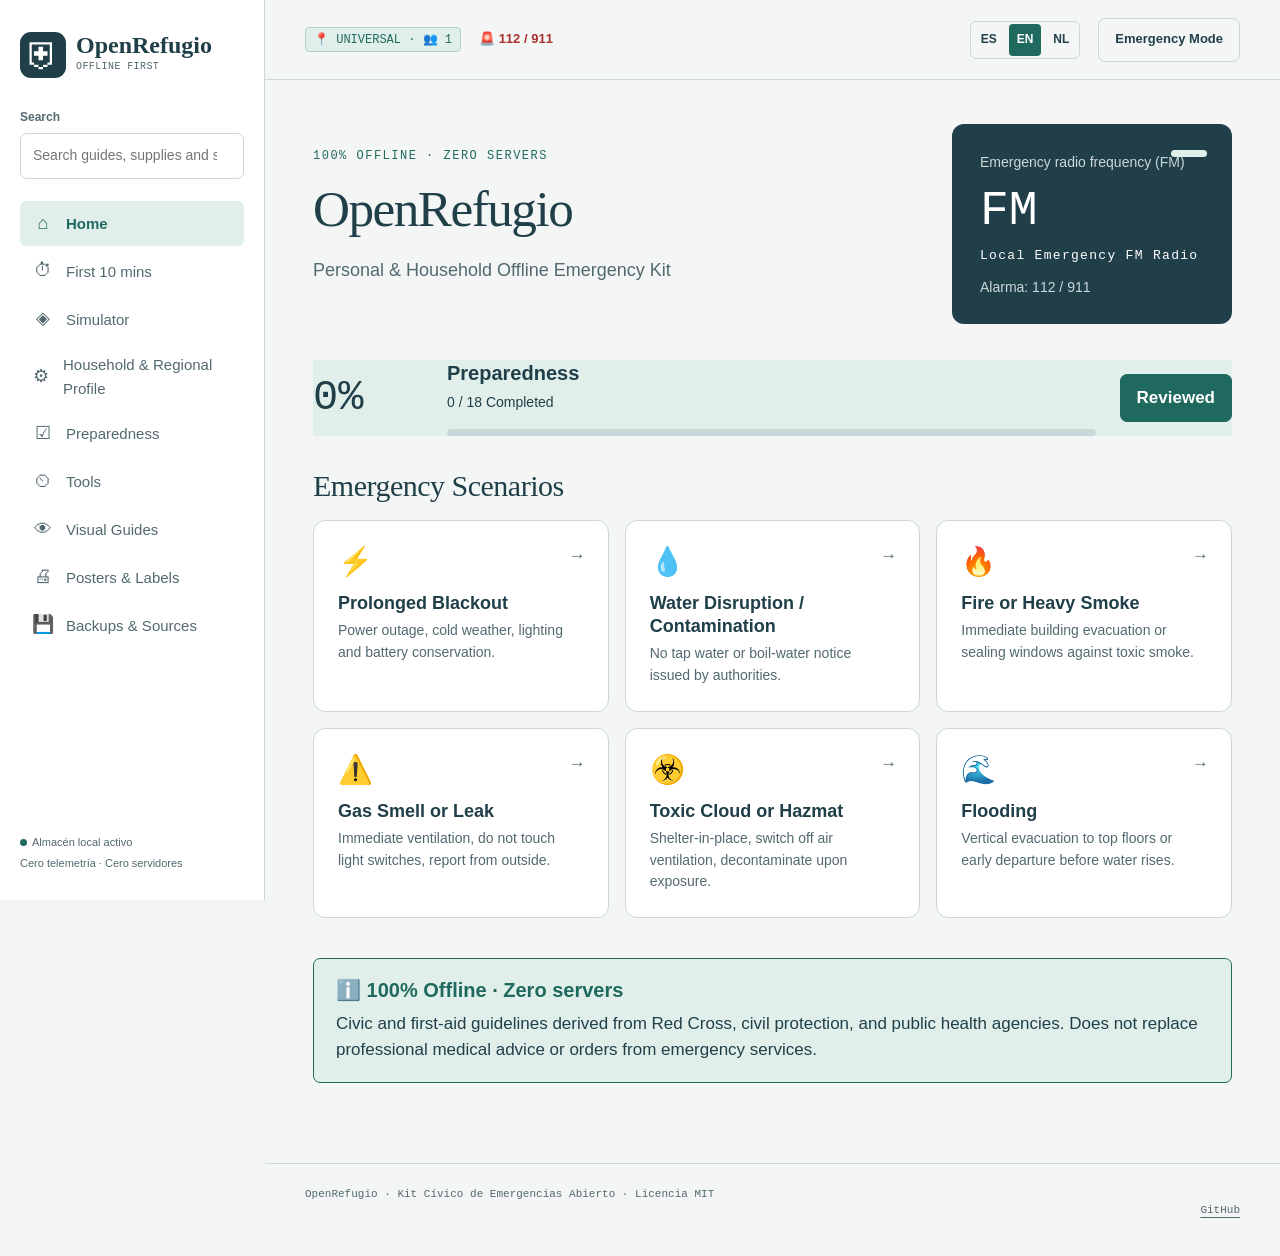
<file: index.html>
<!DOCTYPE html>
<html lang="es">
<head>
  <meta charset="UTF-8">
  <meta name="viewport" content="width=device-width, initial-scale=1.0">
  <meta name="description" content="OpenRefugio · Kit Personal y Familiar de Emergencias Offline. 100% estático, seguro y sin servidores.">
  <title>OpenRefugio · Kit de Emergencias Offline</title>
  <meta property="og:type" content="website">
  <meta property="og:title" content="OpenRefugio · Kit de Emergencias Offline">
  <meta property="og:description" content="Kit personal y familiar de emergencias, sin conexión: 100% estático, seguro y sin servidores.">
  <meta property="og:url" content="https://zaswear.github.io/open-refugio/">
  <meta property="og:image" content="https://zaswear.github.io/open-refugio/og.png">
  <meta property="og:image:width" content="1200">
  <meta property="og:image:height" content="630">
  <meta name="twitter:card" content="summary_large_image">
  <link rel="stylesheet" href="styles.css">
  <link rel="icon" type="image/svg+xml" href="icon.svg">
  <link rel="apple-touch-icon" href="icon-180.png">
  <link rel="manifest" href="manifest.webmanifest">
</head>
<body>
  <div class="sidebar">
    <a href="#inicio" class="brand">
      <div class="brand-icon">⛨</div>
      <div>
        <strong>OpenRefugio</strong>
        <small>OFFLINE FIRST</small>
      </div>
    </a>

    <label class="search-label" for="search" id="search-label">Buscar</label>
    <input id="search" type="search" autocomplete="off">
    <div id="search-results" class="search-results" hidden></div>

    <nav id="navigation" aria-label="Navegación principal"></nav>

    <div class="sidebar-bottom">
      <div><span class="local-dot"></span>Almacén local activo</div>
      <small>Cero telemetría · Cero servidores</small>
    </div>
  </div>

  <div class="workspace">
    <header class="topbar" id="topbar"></header>
    <main id="main" role="main"></main>
    <footer>
      <div>OpenRefugio · Kit Cívico de Emergencias Abierto · Licencia MIT</div>
      <div><a href="https://github.com/zaswear/open-refugio" target="_blank" rel="noopener">GitHub</a></div>
    </footer>
  </div>

  <script src="i18n.js"></script>
  <script src="profile.js"></script>
  <script src="content.js"></script>
  <script src="herramientas.js"></script>
  <script src="posters.js"></script>
  <script src="app.js"></script>
  <script>
    if ('serviceWorker' in navigator) {
      window.addEventListener('load', () => {
        navigator.serviceWorker.register('sw.js').catch(() => {});
      });
    }
  </script>
</body>
</html>
</file>
<file: styles.css>
:root{--paper:#f3f6f5;--white:#fff;--ink:#203f49;--muted:#526970;--line:#cbd8d9;--teal:#20695e;--mint:#e1efea;--red:#aa302f;--red-bg:#fff0ed;--amber:#805413;--amber-bg:#fff5df;--radius:12px;--body:Calibri,'Segoe UI',Arial,sans-serif;--display:Georgia,'Times New Roman',serif;--mono:Consolas,'Courier New',monospace}
*{box-sizing:border-box}body{margin:0;background:var(--paper);color:var(--ink);font:17px/1.55 var(--body)}a{color:var(--teal);text-underline-offset:4px}button,input,select,textarea{font:inherit}button,a,input,select,textarea{-webkit-tap-highlight-color:transparent}button{cursor:pointer}button,a.button{min-height:44px;border:1px solid var(--line);border-radius:7px;padding:10px 16px;background:var(--white);color:var(--ink);text-decoration:none;font-weight:600}button:hover,a.button:hover{border-color:var(--teal);background:var(--mint)}:focus-visible{outline:3px solid var(--teal);outline-offset:4px}input,select,textarea{width:100%;min-height:46px;padding:10px 12px;border:1px solid var(--line);border-radius:7px;background:var(--white);color:var(--ink)}input[type=checkbox]{width:23px;min-height:23px;height:23px;accent-color:var(--teal);flex-shrink:0}input[type=file]{max-width:100%}textarea{resize:vertical;min-height:90px}label{display:block;font-size:15px;font-weight:600}small,.muted{color:var(--muted)}small{font-size:14px}h1,h2,h3,p{margin-top:0}h1{font:normal clamp(36px,4vw,56px)/1.08 var(--display);letter-spacing:-1.5px;margin-bottom:20px}h2{font:normal 30px/1.2 var(--display);letter-spacing:-.5px}h3{font-size:20px;line-height:1.3}p{margin-bottom:16px}li{margin-bottom:8px}ul,ol{padding-left:25px}.sidebar{position:fixed;inset:0 auto 0 0;width:265px;padding:28px 20px;background:var(--white);border-right:1px solid var(--line);display:flex;flex-direction:column;overflow:auto}.brand{display:flex;gap:10px;align-items:center;text-decoration:none;color:var(--ink);font:24px/1 var(--display);white-space:nowrap;margin:4px 0 30px}.brand-icon{display:grid;place-items:center;background:var(--ink);color:var(--white);border-radius:11px;width:46px;height:46px;font:36px var(--body)}.brand small{display:block;font:10px/2 var(--mono);letter-spacing:.4px;white-space:nowrap}.mode-switch{display:flex;background:var(--paper);border:1px solid var(--line);border-radius:8px;padding:4px;margin-bottom:24px}.mode-switch button{font-size:13px;padding:7px 8px;flex:1;border:0;background:transparent;min-height:44px}.mode-switch button[aria-pressed=true]{background:var(--ink);color:var(--white)}.search-label{font-size:12px;color:var(--muted);margin-bottom:6px}#search{font-size:14px;margin-bottom:20px}.nav-label{font:11px var(--mono);letter-spacing:1.5px;color:var(--muted);margin:18px 12px 8px}.nav-link{display:flex;gap:12px;align-items:center;min-height:44px;padding:9px 12px;margin:2px 0;color:var(--muted);text-decoration:none;font-size:15px;border-radius:6px}.nav-link .symbol{font-size:18px;width:22px;text-align:center}.nav-link[aria-current=page]{color:var(--teal);background:var(--mint);font-weight:700}.nav-link:hover{background:var(--paper)}.sidebar-bottom{margin-top:auto;padding-top:30px;font-size:11px;color:var(--muted)}.sidebar-bottom small{display:block;font-size:11px;margin-top:4px}.local-dot{width:7px;height:7px;background:var(--teal);border-radius:50%;display:inline-block;margin-right:5px}.workspace{margin-left:265px}.topbar{height:80px;padding:0 40px;display:flex;justify-content:space-between;align-items:center;border-bottom:1px solid var(--line);font-size:13px;gap:12px}.topbar>div{display:flex;gap:18px;align-items:center}.quiet{background:transparent;font-size:13px}.call{display:inline-flex;align-items:center;min-height:44px;font-weight:700;color:var(--red);text-decoration:none;padding:11px 0;white-space:nowrap}main{max-width:1240px;min-height:80vh;padding:44px 48px 60px;margin:auto}.eyebrow{font:12px/1.5 var(--mono);letter-spacing:1.5px;text-transform:uppercase;color:var(--teal);margin-bottom:16px}.intro{max-width:660px;font-size:18px;color:var(--muted)}.hero{display:grid;grid-template-columns:minmax(0,1fr) 280px;gap:40px;align-items:center;margin-bottom:36px}.signal{background:var(--ink);color:var(--white);padding:25px 28px;border-radius:var(--radius);position:relative}.signal small{color:var(--line)}.signal strong{display:block;font:48px/1.1 var(--mono);margin:10px 0}.signal .frequency{font:13px var(--mono);letter-spacing:1.3px}.signal p{font-size:14px;margin:14px 0 0;color:var(--line)}.signal:before{content:'';position:absolute;width:36px;height:7px;top:26px;right:25px;background:var(--mint);border-radius:4px}.emergency-strip{display:flex;gap:24px;align-items:center;justify-content:space-between;background:var(--red-bg);border:1px solid #e5bcb4;border-radius:var(--radius);padding:24px;margin-bottom:34px}.emergency-strip h3{color:var(--red);margin-bottom:6px}.emergency-strip p{margin:0;font-size:15px}.primary,a.primary{background:var(--teal);border-color:var(--teal);color:var(--white)}.primary:hover,a.primary:hover{background:var(--ink);color:var(--white)}.danger-button,a.danger-button{background:var(--red);border-color:var(--red);color:var(--white);white-space:nowrap}.section-title{display:flex;justify-content:space-between;align-items:baseline;gap:20px;margin:32px 0 16px}.section-title h2{margin:0}.grid{display:grid;grid-template-columns:repeat(3,minmax(0,1fr));gap:16px}.grid.two{grid-template-columns:repeat(2,minmax(0,1fr))}.panel{background:var(--white);border:1px solid var(--line);border-radius:var(--radius);padding:24px;margin-bottom:20px;min-width:0}.grid .panel{margin:0}.scenario{display:block;text-decoration:none;color:var(--ink);min-height:152px;position:relative;transition:background .15s}.scenario:hover{background:var(--mint);border-color:var(--teal)}.scenario .symbol{display:block;font:28px var(--body);margin-bottom:14px}.scenario h3{font-size:18px;margin-bottom:5px}.scenario p{color:var(--muted);font-size:14px;margin:0;padding-right:10px}.scenario .arrow{position:absolute;top:22px;right:22px;color:var(--muted)}.readiness{display:grid;grid-template-columns:110px minmax(0,1fr) auto;align-items:center;gap:24px;background:var(--mint);border-color:#b3d1c7}.readiness strong{font:42px/1 var(--mono)}.readiness h3{margin:0 0 6px}.readiness p{font-size:14px;margin:0}.progress{height:7px;background:var(--line);border-radius:4px;overflow:hidden;margin-top:15px}.progress span{height:100%;display:block;background:var(--teal)}.actions{display:flex;gap:10px;align-items:center;flex-wrap:wrap;margin-top:20px}.warning{padding:18px 22px;border:1px solid var(--red);background:var(--red-bg);margin:20px 0;border-radius:7px}.warning h3{color:var(--red);margin-bottom:8px}.warning p:last-child{margin:0}.info{background:var(--mint);border-color:var(--teal)}.info h3{color:var(--teal)}.amber{background:var(--amber-bg);border-color:var(--amber)}.steps{list-style:none;padding:0;counter-reset:step}.steps li{display:flex;gap:20px;padding:18px 0;border-bottom:1px solid var(--line);counter-increment:step;align-items:flex-start}.steps li:before{content:counter(step,decimal-leading-zero);font:22px var(--mono);color:var(--teal);width:35px;flex-shrink:0}.steps strong{display:block;margin-bottom:5px}.steps p{margin:0}.checkrow{display:flex;gap:14px;padding:14px 0;border-bottom:1px solid var(--line);font-weight:400;align-items:flex-start;cursor:pointer}.checkrow:last-child{border:0}.checkrow strong{display:block;font-weight:600}.checkrow small{display:block;font-weight:400}.checked strong{text-decoration:line-through;color:var(--muted)}.form-grid{display:grid;grid-template-columns:repeat(3,minmax(0,1fr));gap:20px}.field small{display:block;margin-top:5px}.field label{margin-bottom:6px}.wide{grid-column:1/-1}.stat{font:36px var(--mono);margin-bottom:7px}.stat small{font:15px var(--body)}.resource-line{display:flex;align-items:center;justify-content:space-between;gap:15px;border-bottom:1px solid var(--line);padding:12px 0}.resource-line:last-child{border:0}.resource-line strong{font-family:var(--mono)}.empty{padding:24px;background:var(--paper);border:1px dashed var(--line);border-radius:7px}.tag{display:inline-block;font:11px var(--mono);padding:5px 8px;border:1px solid var(--line);border-radius:4px;margin:0 5px 5px 0}.timeline{border-left:2px solid var(--line);padding-left:25px}.timeline>div{padding:0 0 25px;position:relative}.timeline>div:before{content:'';position:absolute;left:-31px;top:6px;height:10px;width:10px;border-radius:50%;background:var(--teal)}.timeline h3{margin-bottom:7px}.timeline p{margin:0}.source{font-size:13px;color:var(--muted);margin:20px 0 0}.source a{overflow-wrap:anywhere}details{background:var(--white);border:1px solid var(--line);border-radius:8px;margin:12px 0}summary{padding:18px 22px;font-weight:700;cursor:pointer;min-height:52px}details .detail{padding:0 22px 22px}details .detail p:last-child{margin:0}.phrase{padding:17px 0;border-bottom:1px solid var(--line)}.phrase strong{display:block;font-size:22px}.phrase span{display:block;color:var(--muted)}.phrase small{font-size:15px}.message{font:17px/1.8 var(--mono);background:var(--paper);padding:20px;border-radius:7px;overflow-wrap:anywhere}table{width:100%;border-collapse:collapse;font-size:15px}th,td{text-align:left;border-bottom:1px solid var(--line);padding:12px 8px;overflow-wrap:anywhere}.table-wrap{overflow:auto}footer{display:flex;justify-content:space-between;flex-wrap:wrap;gap:18px;border-top:1px solid var(--line);padding:24px 40px;font:11px var(--mono);color:var(--muted)}footer a{color:var(--muted);display:inline-flex;align-items:center;min-height:44px}.notice{position:fixed;bottom:20px;left:50%;transform:translateX(-50%);max-width:calc(100% - 30px);padding:16px 24px;background:var(--ink);color:var(--white);border-radius:8px;box-shadow:0 5px 20px #203f4930;z-index:100;font-size:15px}.skip{position:fixed;top:-100px;left:20px;z-index:200;background:white;padding:15px}.skip:focus{top:10px}[hidden]{display:none!important}body.emergency main{font-size:21px}body.emergency .steps{font-size:23px}body.emergency .scenario h3{font-size:23px}body.emergency .scenario{min-height:180px}body.emergency .mode-switch button[aria-pressed=true]{background:var(--red)}.contact-card h3{margin-bottom:6px}.contact-card p{white-space:pre-wrap;overflow-wrap:anywhere}.contact-card a{font-family:var(--mono)}
@media(min-width:1500px){main{padding-top:60px}.grid{gap:20px}}
@media(max-width:1100px){.sidebar{width:230px;padding:24px 15px}.workspace{margin-left:230px}main{padding:32px 28px}.hero{grid-template-columns:1fr 220px;gap:22px}.signal{padding:22px}.topbar{padding:0 28px}.form-grid{grid-template-columns:repeat(2,minmax(0,1fr))}.grid{grid-template-columns:repeat(2,minmax(0,1fr))}.readiness{grid-template-columns:90px 1fr}.readiness .button{grid-column:2}.emergency-strip{align-items:flex-start}}
@media(max-width:760px){.sidebar{position:relative;width:100%;padding:20px;overflow:visible;border-right:0;border-bottom:1px solid var(--line)}.brand{margin:0 0 20px}.sidebar-bottom{display:none}.mode-switch{position:absolute;right:18px;top:23px;margin:0;max-width:220px}.search-label{margin-top:8px}#search{margin-bottom:10px}#navigation{display:flex;overflow:auto;gap:6px;padding:4px 0;max-width:100%}.nav-label{display:none}.nav-link{white-space:nowrap;flex-shrink:0;border:1px solid var(--line);font-size:14px;padding:7px 10px}.workspace{margin:0}.topbar{height:auto;min-height:64px;padding:12px 20px;flex-wrap:wrap}.topbar>div{gap:14px}.topbar .quiet{font-size:12px;padding:7px 10px}main{padding:30px 20px 40px}.hero{grid-template-columns:1fr;gap:20px}.signal{display:grid;grid-template-columns:1fr auto;gap:0 20px}.signal strong{grid-column:2;grid-row:1/4;margin:12px 0;font-size:36px}.signal:before{display:none}.signal p{grid-column:1/-1;margin-top:10px}.emergency-strip{display:block;padding:20px}.emergency-strip .button{display:inline-block;margin-top:18px}.grid,.grid.two{grid-template-columns:1fr 1fr;gap:12px}.scenario{padding:19px;min-height:180px}.panel{padding:20px}.form-grid{grid-template-columns:1fr 1fr;gap:15px}.readiness{gap:14px}.section-title{align-items:flex-start}.section-title small{font-size:12px}.section-title h2{font-size:26px}footer{padding:24px 20px}.intro{font-size:17px}body.emergency .grid{grid-template-columns:1fr}.actions .button{flex-grow:1;text-align:center}}
@media(max-width:440px){.mode-switch{position:static;max-width:none;margin-bottom:14px}.sidebar .brand{margin-bottom:16px}.form-grid{grid-template-columns:1fr}.grid.two{grid-template-columns:1fr}.hero h1{font-size:40px}.readiness{grid-template-columns:75px 1fr}.topbar #breadcrumb{display:none}.topbar>div{width:100%;justify-content:space-between}.grid .scenario p{font-size:13px}.grid .scenario h3{font-size:17px}}
@media(prefers-reduced-motion:reduce){*{transition:none!important;scroll-behavior:auto!important}}
@media print{body{background:white;color:#000;font-size:12pt}.sidebar,.topbar,footer,.actions,.notice,.skip,.no-print{display:none!important}.workspace{margin:0}main{padding:0;max-width:none;min-height:0}.grid,.grid.two,.hero{display:block}.panel,.signal,.warning{background:white;color:#000;border:1px solid #777;break-inside:avoid;margin:10px 0}.signal p,.signal small{color:#000}h1{font-size:30pt}h2{font-size:20pt}details .detail{display:block}details{break-inside:avoid}a{color:#000}input,textarea{border:1px solid #777}.checkrow input{appearance:none}.checkrow input:after{content:'☐'}.checkrow input:checked:after{content:'☑'}body.emergency main{font-size:12pt}}

/* Mapa vectorial local. No captura el scroll táctil ni requiere librerías. */
.map-toolbar{display:flex;flex-wrap:wrap;gap:8px;align-items:center;margin-bottom:16px}.map-toolbar label{margin-left:8px}.map-toolbar select{width:auto;max-width:100%}.map-canvas{overflow:hidden;border:1px solid var(--line);border-radius:8px;background:var(--paper);aspect-ratio:1.36}.map-canvas svg{display:block;width:100%;height:100%}.map-street-labels text{font:10px var(--body);fill:var(--muted);paint-order:stroke;stroke:var(--paper);stroke-width:3;stroke-linejoin:round}.map-poi-label{font:600 14px var(--body);fill:var(--ink);paint-order:stroke;stroke:var(--white);stroke-width:4;stroke-linejoin:round}.map-north{font:20px var(--mono);fill:var(--ink)}.map-toolbar button[aria-pressed=true]{background:var(--teal);color:var(--white)}
@media(max-width:760px){.map-canvas{aspect-ratio:1}.map-toolbar{gap:6px}.map-toolbar button{font-size:14px;padding:9px 12px}.map-canvas .map-poi-label{font-size:17px}}
@media print{.map-canvas{max-height:180mm;break-inside:avoid}.map-toolbar{display:none}.map-canvas svg{width:100%}}


/* Centro de control y accesibilidad avanzada */
.readiness-grid{display:grid;grid-template-columns:repeat(4,minmax(0,1fr));gap:10px;margin-top:20px}.readiness-chip{border:1px solid var(--line);padding:12px;border-radius:7px;color:var(--muted)}.readiness-chip b{margin-right:7px}.readiness-chip.done{background:var(--mint);color:var(--ink);border-color:var(--teal)}.inventory-row{display:grid;grid-template-columns:minmax(0,1fr) auto auto;gap:12px;align-items:center;padding:13px 0;border-bottom:1px solid var(--line)}.inventory-row small{display:block}.tag.expired{color:var(--red);border-color:var(--red);background:var(--red-bg)}.qr-output svg{display:block;max-width:420px;width:100%;height:auto;background:#fff;padding:12px;margin:20px 0}.qr-output path{fill:#000}.high-contrast{--paper:#fff;--white:#fff;--ink:#000;--muted:#222;--line:#444;--teal:#005c4b;--mint:#e5fff8;--red:#850000;--red-bg:#fff0f0}.high-contrast button,.high-contrast input,.high-contrast select,.high-contrast textarea{border-width:2px}.simple-language .source,.simple-language .muted,.simple-language small{display:none}.simple-language .panel{padding:28px}.simple-language main{max-width:950px}html[data-font=large]{font-size:112.5%}html[data-font=xlarge]{font-size:125%}html[data-font=large] body,html[data-font=xlarge] body{font-size:1rem}.print-section-picker{display:flex;gap:8px;flex-wrap:wrap}
@media(max-width:760px){.readiness-grid{grid-template-columns:1fr 1fr}.inventory-row{grid-template-columns:1fr auto}.inventory-row button{grid-column:1/-1}.qr-output svg{max-width:100%}}
@media print{.readiness-grid{grid-template-columns:repeat(4,1fr)}.qr-output svg{max-width:70mm}}


/* Navegación progresiva: seis áreas, contexto, favoritos y recientes. */
.area-nav-link{align-items:flex-start;padding:12px}.area-nav-link>span:last-child{min-width:0}.area-nav-link strong{display:block;color:inherit;font-size:15px}.area-nav-link small{display:block;font-size:11px;line-height:1.35;margin-top:2px;font-weight:400}.all-content-link{display:flex;justify-content:space-between;margin:14px 10px;padding:12px 2px;border-top:1px solid var(--line);color:var(--muted);font-size:13px;text-decoration:none}.area-grid{display:grid;grid-template-columns:repeat(3,minmax(0,1fr));gap:12px;margin-bottom:28px}.area-tile{display:grid;grid-template-columns:38px 1fr;gap:2px 12px;align-items:start;border:1px solid var(--line);border-radius:var(--radius);padding:18px;text-decoration:none;color:var(--ink);background:var(--white)}.area-tile:hover{border-color:var(--teal);background:var(--mint)}.area-tile>span{grid-row:1/3;font-size:25px;color:var(--teal)}.area-tile strong{font-size:17px}.area-tile small{line-height:1.35}.area-hero{display:flex;align-items:center;justify-content:space-between;gap:20px;background:var(--ink);color:var(--white);border-radius:var(--radius);padding:20px 24px;margin:26px 0}.area-hero>div{display:flex;align-items:center;gap:14px}.area-hero p{margin:0}.area-hero-icon{font-size:32px}.area-featured{display:grid;grid-template-columns:repeat(3,minmax(0,1fr));gap:12px}.area-card{display:grid;grid-template-columns:auto 1fr auto;gap:12px;align-items:center;padding:18px;border:1px solid var(--line);border-radius:8px;color:var(--ink);text-decoration:none;min-height:112px}.area-card:hover,.content-row:hover{background:var(--mint);border-color:var(--teal)}.area-card-icon{display:grid;place-items:center;width:34px;height:34px;border-radius:50%;background:var(--mint);color:var(--teal);font-size:19px;flex:none}.area-card strong,.content-row strong{display:block}.area-card small,.content-row small{display:block;line-height:1.35;margin-top:3px}.area-card-arrow{color:var(--teal);font-size:20px}.content-list,.scenario-list{display:grid;grid-template-columns:1fr 1fr;gap:0 22px}.content-row{display:grid;grid-template-columns:auto minmax(0,1fr) auto;gap:12px;align-items:center;padding:14px 8px;border-bottom:1px solid var(--line);color:var(--ink);text-decoration:none}.quick-strip{display:flex;align-items:center;gap:8px;flex-wrap:wrap;margin:12px 0}.quick-strip>strong{font-size:13px;margin-right:4px}.quick-strip a{display:inline-block;padding:7px 10px;border:1px solid var(--line);border-radius:20px;text-decoration:none;background:var(--white);font-size:13px}.page-context{display:flex;align-items:center;gap:8px;color:var(--muted);font-size:13px;margin-bottom:14px;flex-wrap:wrap}.page-context a{text-decoration:none}.page-context button{min-height:34px;padding:5px 10px;margin-left:auto;font-size:12px}.related-links{display:flex;gap:10px;align-items:center;flex-wrap:wrap;border-top:1px solid var(--line);margin-top:36px;padding-top:20px;font-size:13px}.related-links a{padding:7px 10px;background:var(--white);border:1px solid var(--line);border-radius:18px;text-decoration:none}.mobile-tabs,.mobile-sheet{display:none}
@media(max-width:900px){.area-grid,.area-featured{grid-template-columns:1fr 1fr}.content-list,.scenario-list{grid-template-columns:1fr}}
@media(max-width:760px){body{padding-bottom:72px}.sidebar #navigation{display:none}.sidebar .search-label,#search{display:block}.area-grid,.area-featured{grid-template-columns:1fr}.area-hero{align-items:flex-start}.area-hero .button{white-space:nowrap}.organized-home{margin-top:24px}.mobile-tabs{position:fixed;display:grid;grid-template-columns:repeat(5,1fr);left:0;right:0;bottom:0;z-index:140;background:var(--white);border-top:1px solid var(--line);padding:6px max(4px,env(safe-area-inset-right)) calc(6px + env(safe-area-inset-bottom)) max(4px,env(safe-area-inset-left));box-shadow:0 -8px 22px #203f4914}.mobile-tabs a,.mobile-tabs button{display:flex;flex-direction:column;justify-content:center;align-items:center;min-width:0;min-height:54px;padding:4px;border:0;background:transparent;color:var(--ink);font-size:11px;text-decoration:none}.mobile-tabs span{font-size:18px;line-height:1.1}.mobile-sheet{display:block;position:fixed;left:12px;right:12px;bottom:76px;z-index:150;background:var(--white);border:1px solid var(--line);border-radius:16px;padding:14px;box-shadow:0 15px 45px #203f4940}.mobile-sheet[hidden]{display:none}.mobile-sheet-head{display:flex;align-items:center;justify-content:space-between;padding:4px 4px 10px}.mobile-sheet-head button{min-height:40px;padding:5px 12px}.mobile-sheet>a{display:grid;grid-template-columns:32px 1fr;gap:1px 10px;padding:13px 8px;border-top:1px solid var(--line);text-decoration:none;color:var(--ink)}.mobile-sheet>a>span{grid-row:1/3;font-size:21px}.mobile-sheet>a small{line-height:1.3}.page-context button{margin-left:0}.related-links{align-items:flex-start}.content-row{padding-left:0;padding-right:0}}
@media(max-width:440px){.area-hero{display:block}.area-hero .button{display:inline-block;margin-top:16px}.area-tile{padding:15px}.mobile-tabs a,.mobile-tabs button{font-size:10px}}
@media print{.organized-home,.area-hero,.related-links,.mobile-tabs,.mobile-sheet{display:none!important}}

.official-shelter-status{display:flex;justify-content:space-between;gap:15px;align-items:center;padding:14px 16px;margin-bottom:18px;border:1px solid var(--amber);border-radius:8px;background:var(--amber-bg)}.official-shelter-status strong{color:var(--amber)}.official-shelter-status span{font:12px var(--mono);white-space:nowrap}@media(max-width:600px){.official-shelter-status{display:block}.official-shelter-status span{display:block;margin-top:5px}}


/* Guías visuales raster: imágenes locales WebP, nunca recursos remotos. */
.raster-guide-grid{display:grid;grid-template-columns:repeat(3,minmax(0,1fr));gap:18px}.raster-guide{background:var(--white);border:1px solid var(--line);border-radius:var(--radius);overflow:hidden;break-inside:avoid}.raster-guide img{display:block;width:100%;height:auto;aspect-ratio:1;object-fit:cover;background:#f5f0e7}.raster-guide>div{padding:18px}.raster-guide h3{margin:8px 0}.raster-guide p{font-size:14px}.guide-dont{padding-top:11px;border-top:1px solid var(--line);color:var(--red)}.raster-guide-grid.contextual{grid-template-columns:repeat(auto-fit,minmax(220px,1fr))}.context-raster-guides .raster-guide>div{padding:14px}.context-raster-guides .raster-guide p{font-size:13px}@media(max-width:900px){.raster-guide-grid{grid-template-columns:repeat(2,minmax(0,1fr))}}@media(max-width:520px){.raster-guide-grid,.raster-guide-grid.contextual{grid-template-columns:1fr}.raster-guide{display:grid;grid-template-columns:120px minmax(0,1fr)}.raster-guide img{height:100%;min-height:150px}.raster-guide>div{padding:14px}}@media print{.raster-guide-grid{grid-template-columns:repeat(2,1fr);gap:8mm}.raster-guide img{max-height:65mm}.raster-guide>div{padding:4mm}.context-raster-guides{display:none!important}}

/* Carteles A4 y etiquetas térmicas */
.poster-controls{display:grid;grid-template-columns:1.2fr 1fr 1fr;gap:18px}.poster-preview{margin:28px auto 20px;max-width:820px}.poster-preview-label{display:flex;justify-content:space-between;font:12px var(--mono);letter-spacing:1px;color:var(--muted);margin-bottom:8px}.print-poster{--poster-accent:#20695e;background:#fff;color:#111;border:2px solid #111;overflow:hidden;display:grid;grid-template-columns:1fr;grid-template-rows:60% 1fr;width:100%;aspect-ratio:210/297;box-shadow:0 10px 35px #203f4920}.poster-visual{min-width:0;background:#e8efec;display:grid;place-items:center;overflow:hidden;border-bottom:3px solid var(--poster-accent)}.poster-visual img{width:100%;height:100%;object-fit:contain;object-position:center}.poster-copy{padding:3.5% 5% 4%;display:flex;flex-direction:column;min-width:0}.poster-language{padding:0 0 4%;margin:0 0 4%;border-bottom:2px solid #111}.poster-language>span{display:block;font:700 12px var(--mono);letter-spacing:1.5px;text-transform:uppercase;margin-bottom:10px;color:var(--poster-accent)}.poster-language h2{font:900 clamp(24px,3vw,45px)/.98 var(--body);letter-spacing:-1.5px;margin:0 0 14px;text-transform:uppercase}.poster-language p{font-size:clamp(14px,1.45vw,21px);line-height:1.3;margin:0 0 10px}.poster-language strong{font-size:clamp(13px,1.2vw,18px);line-height:1.3}.poster-language:last-of-type{border-bottom:0}.poster-footer{margin-top:auto;border-top:3px solid #111;padding-top:10px;display:flex;justify-content:space-between;gap:14px;font:11px/1.25 var(--mono);color:#111}.poster-red{--poster-accent:#9f2424}.poster-amber{--poster-accent:#78500d}.poster-mono .poster-visual img,.poster-small .poster-visual img,.poster-large .poster-visual img{filter:grayscale(1) contrast(1.6)}.poster-mono{--poster-accent:#000}.poster-columns .poster-copy{display:grid;grid-template-columns:repeat(3,1fr);gap:6mm;align-content:start}.poster-columns .poster-language{border:0;margin:0;padding:0}.poster-columns .poster-footer{grid-column:1/-1}.poster-a4h{aspect-ratio:297/210;grid-template-columns:70.7% 1fr;grid-template-rows:1fr}.poster-a4h .poster-visual{border-bottom:0;border-right:3px solid var(--poster-accent)}.poster-a4h .poster-language h2{font-size:clamp(18px,2.4vw,36px)}.poster-a4h .poster-language p{font-size:clamp(12px,1.2vw,17px)}.poster-a4h .poster-language strong{font-size:clamp(11px,1.05vw,15px)}.poster-large{aspect-ratio:101.6/152.4;grid-template-rows:50% 1fr}.poster-large .poster-copy{padding:3mm 4mm}.poster-large .poster-language>span{font-size:clamp(6px,.9vw,10px);margin-bottom:2px}.poster-large .poster-language h2{font-size:clamp(14px,2.6vw,34px);line-height:1;letter-spacing:-.5px;margin-bottom:4px}.poster-large .poster-language p{font-size:clamp(9px,1.5vw,17px);font-weight:700;line-height:1.15;margin:0 0 4px}.poster-large .poster-language strong{font-size:clamp(8px,1.2vw,14px);font-weight:800}.poster-large .poster-footer{padding-top:3px;border-top:1px solid #000;font-size:clamp(6px,.7vw,9px)}.poster-small{grid-template-columns:39% 61%;box-shadow:0 5px 20px #203f4920}.poster-small .poster-visual{border-bottom:0;border-right:2px solid var(--poster-accent)}.poster-small .poster-copy{padding:4%}.poster-small .poster-language{border:0;margin:0;padding:0}.poster-small .poster-language>span{font-size:clamp(6px,.9vw,10px);margin-bottom:2px;color:#000}.poster-small .poster-language h2{font-size:clamp(12px,2.4vw,26px);line-height:.95;letter-spacing:-.5px;margin-bottom:4px}.poster-small .poster-language p{font-size:clamp(8px,1.25vw,13px);font-weight:700;line-height:1.05;margin:0}.poster-small .poster-language strong{display:none}.poster-small .poster-footer{padding-top:3px;border-top:1px solid #000;font-size:clamp(5px,.7vw,8px)}.poster-small .poster-footer span{display:none}.poster-tiny .poster-footer{display:none}#poster-print-root[data-mode=all] .print-poster{margin-bottom:24px}
@media(max-width:760px){.poster-controls{grid-template-columns:1fr}.print-poster{grid-template-columns:1fr;grid-template-rows:auto 1fr;aspect-ratio:auto}.poster-a4 .poster-visual,.poster-large .poster-visual{aspect-ratio:1.45}.poster-a4h{grid-template-columns:1fr;grid-template-rows:auto 1fr}.poster-a4h .poster-visual{aspect-ratio:1.6;border-right:0;border-bottom:3px solid var(--poster-accent)}.poster-columns .poster-copy{grid-template-columns:1fr}.poster-copy{padding:24px}.poster-language h2{font-size:28px}.poster-language p{font-size:16px}.poster-small{grid-template-columns:39% 61%}.poster-small .poster-visual{aspect-ratio:auto}.poster-small .poster-copy{padding:4%}.poster-small .poster-language h2{font-size:clamp(12px,4.2vw,18px)}.poster-small .poster-language p{font-size:clamp(8px,2.4vw,11px)}}
@media print{body.poster-printing{padding-bottom:0!important}body.poster-printing .sidebar,body.poster-printing .topbar,body.poster-printing .workspace>footer,body.poster-printing #main>*:not(.poster-preview),body.poster-printing .poster-preview>.poster-preview-label{display:none!important}body.poster-printing .workspace,body.poster-printing main{margin:0!important;padding:0!important;width:auto!important;max-width:none!important}body.poster-printing .poster-preview{margin:0!important;max-width:none!important}body.poster-printing #poster-print-root{display:block!important}body.poster-printing .print-poster{box-shadow:none;border:0;break-after:page;page-break-after:always}body.poster-printing .print-poster:last-child{break-after:auto;page-break-after:auto}body.poster-printing .poster-copy{padding:6mm}body.poster-printing .poster-language h2{font-size:28pt}body.poster-printing .poster-language p{font-size:13pt}body.poster-printing .poster-language strong{font-size:11pt}body.poster-printing .print-poster:not(.poster-tiny) .poster-footer{display:flex!important}body.poster-printing .poster-tiny .poster-footer{display:none!important}body.poster-printing .poster-a4h .poster-language h2{font-size:20pt}body.poster-printing .poster-a4h .poster-language p{font-size:11pt}body.poster-printing .poster-a4h .poster-language strong{font-size:9.5pt}body.poster-printing .poster-a4.poster-columns .poster-copy{padding:5mm 6mm;gap:6mm}body.poster-printing .poster-a4.poster-columns .poster-language h2{font-size:24pt}body.poster-printing .poster-a4.poster-columns .poster-language p{font-size:12pt}body.poster-printing .poster-a4.poster-columns .poster-language strong{font-size:11pt}body.poster-printing .poster-large .poster-copy{padding:3mm;gap:3mm}body.poster-printing .poster-large .poster-language>span{font-size:8pt}body.poster-printing .poster-large .poster-language h2{font-size:18pt}body.poster-printing .poster-large .poster-language p{font-size:12pt;font-weight:700}body.poster-printing .poster-large .poster-language strong{font-size:12pt;font-weight:800}body.poster-printing .poster-large .poster-footer{font-size:7pt}body.poster-printing .poster-small{grid-template-columns:39% 61%}body.poster-printing .poster-small .poster-copy{padding:1.5mm}body.poster-printing .poster-small .poster-language>span{font-size:var(--ps-span,7pt);margin-bottom:1mm}body.poster-printing .poster-small .poster-language h2{font-size:var(--ps-title,13pt);margin-bottom:1mm}body.poster-printing .poster-small .poster-language p{font-size:var(--ps-p,8.5pt);font-weight:700}body.poster-printing .poster-small .poster-footer{font-size:var(--ps-foot,6pt);padding-top:.7mm}}

/* Language Selector & Profile Styling */
.lang-picker{display:flex;gap:4px;background:var(--paper);border:1px solid var(--line);border-radius:6px;padding:2px}
.lang-btn{font-size:12px;font-weight:700;padding:4px 8px;border:0;background:transparent;border-radius:4px;min-height:32px;cursor:pointer}
.lang-btn[aria-pressed=true]{background:var(--teal);color:var(--white)}
.profile-badge{display:inline-flex;align-items:center;gap:6px;font:12px var(--mono);background:var(--mint);color:var(--teal);padding:4px 8px;border-radius:4px;border:1px solid #b3d1c7}

/* Carteles imprimibles A4 y etiquetas térmicas (compositor de #posters) */
.poster-controls{display:grid;grid-template-columns:1fr 1.3fr 1.2fr 1fr;gap:18px;margin-bottom:8px}
.poster-preview{margin:28px auto 20px;max-width:820px}
.poster-preview-label{display:flex;justify-content:space-between;font:12px var(--mono);letter-spacing:1px;color:var(--muted);margin-bottom:8px}
.print-poster{--poster-accent:#20695e;background:#fff;color:#111;border:2px solid #111;overflow:hidden;display:grid;grid-template-columns:1fr;grid-template-rows:60% 1fr;width:100%;aspect-ratio:210/297;box-shadow:0 10px 35px #203f4920}
.poster-visual{min-width:0;background:#e8efec;display:grid;place-items:center;overflow:hidden;border-bottom:3px solid var(--poster-accent)}
.poster-visual img{width:100%;height:100%;object-fit:contain;object-position:center}
.poster-copy{padding:3.5% 5% 4%;display:flex;flex-direction:column;min-width:0}
.poster-language{padding:0 0 4%;margin:0 0 4%;border-bottom:2px solid #111}
.poster-language>span{display:block;font:700 12px var(--mono);letter-spacing:1.5px;text-transform:uppercase;margin-bottom:10px;color:var(--poster-accent)}
.poster-language h2{font:900 clamp(24px,3vw,45px)/.98 var(--body);letter-spacing:-1.5px;margin:0 0 14px;text-transform:uppercase}
.poster-language p{font-size:clamp(14px,1.45vw,21px);line-height:1.3;margin:0 0 10px}
.poster-language strong{font-size:clamp(13px,1.2vw,18px);line-height:1.3}
.poster-language:last-of-type{border-bottom:0}
.poster-footer{margin-top:auto;border-top:3px solid #111;padding-top:10px;display:flex;justify-content:space-between;gap:14px;font:11px/1.25 var(--mono);color:#111}
.poster-red{--poster-accent:#9f2424}.poster-amber{--poster-accent:#78500d}
.poster-mono .poster-visual img,.poster-small .poster-visual img,.poster-large .poster-visual img{filter:grayscale(1) contrast(1.6)}
.poster-mono{--poster-accent:#000}
.poster-columns .poster-copy{display:grid;grid-template-columns:repeat(3,1fr);gap:6mm;align-content:start}
.poster-columns .poster-language{border:0;margin:0;padding:0}
.poster-columns .poster-footer{grid-column:1/-1}
.poster-a4h{aspect-ratio:297/210;grid-template-columns:70.7% 1fr;grid-template-rows:1fr}
.poster-a4h .poster-visual{border-bottom:0;border-right:3px solid var(--poster-accent)}
.poster-a4h .poster-language h2{font-size:clamp(18px,2.4vw,36px)}
.poster-a4h .poster-language p{font-size:clamp(12px,1.2vw,17px)}
.poster-a4h .poster-language strong{font-size:clamp(11px,1.05vw,15px)}
.poster-large{aspect-ratio:101.6/152.4;grid-template-rows:50% 1fr}
.poster-large .poster-copy{padding:3mm 4mm}
.poster-large .poster-language>span{font-size:clamp(6px,.9vw,10px);margin-bottom:2px}
.poster-large .poster-language h2{font-size:clamp(14px,2.6vw,34px);line-height:1;letter-spacing:-.5px;margin-bottom:4px}
.poster-large .poster-language p{font-size:clamp(9px,1.5vw,17px);font-weight:700;line-height:1.15;margin:0 0 4px}
.poster-large .poster-language strong{font-size:clamp(8px,1.2vw,14px);font-weight:800}
.poster-large .poster-footer{padding-top:3px;border-top:1px solid #000;font-size:clamp(6px,.7vw,9px)}
.poster-small{grid-template-columns:39% 61%;box-shadow:0 5px 20px #203f4920}
.poster-small .poster-visual{border-bottom:0;border-right:2px solid var(--poster-accent)}
.poster-small .poster-copy{padding:4%}
.poster-small .poster-language{border:0;margin:0;padding:0}
.poster-small .poster-language>span{font-size:clamp(6px,.9vw,10px);margin-bottom:2px;color:#000}
.poster-small .poster-language h2{font-size:clamp(12px,2.4vw,26px);line-height:.95;letter-spacing:-.5px;margin-bottom:4px}
.poster-small .poster-language p{font-size:clamp(8px,1.25vw,13px);font-weight:700;line-height:1.05;margin:0}
.poster-small .poster-language strong{display:none}
.poster-small .poster-footer{padding-top:3px;border-top:1px solid #000;font-size:clamp(5px,.7vw,8px)}
.poster-small .poster-footer span{display:none}
.poster-tiny .poster-footer{display:none}
#poster-print-root[data-mode=all] .print-poster{margin-bottom:24px}
/* Señales de advertencia: banda superior, pictograma vectorial propio y frase de acción. */
.poster-sign{--sign-accent:#20695e;grid-template-columns:1fr;grid-template-rows:auto 1fr auto;border:2.2mm solid #111;background:#fff}
.sign-band{display:flex;justify-content:space-between;align-items:center;gap:10px;background:var(--sign-accent);color:#fff;padding:.45em .6em;font:900 clamp(15px,2.4vw,32px)/1 var(--body);letter-spacing:1.2px}
.sign-band small{font:700 .32em var(--mono);letter-spacing:2px;white-space:nowrap}
.sign-peligro,.sign-prohibido{--sign-accent:#9f2424}.sign-advertencia{--sign-accent:#78500d}.sign-emergencia{--sign-accent:#1c7a44}
.sign-picto{display:grid;place-items:center;padding:4%;min-height:0;color:#111;border-bottom:.8mm solid #111}
.sign-picto svg{width:100%;height:100%;max-height:100%}
.sign-lines{padding:2.5% 4%;display:flex;flex-direction:column;gap:4px}
.sign-lines p{margin:0;font-size:clamp(10px,1.4vw,18px);line-height:1.25}
.poster-mono .sign-band{background:#111}
@media(max-width:760px){.poster-controls{grid-template-columns:1fr 1fr}.print-poster{grid-template-columns:1fr;grid-template-rows:auto 1fr;aspect-ratio:auto}.poster-a4 .poster-visual,.poster-large .poster-visual{aspect-ratio:1.45}.poster-a4h{grid-template-columns:1fr;grid-template-rows:auto 1fr}.poster-a4h .poster-visual{aspect-ratio:1.6;border-right:0;border-bottom:3px solid var(--poster-accent)}.poster-columns .poster-copy{grid-template-columns:1fr}.poster-copy{padding:24px}.poster-language h2{font-size:28px}.poster-language p{font-size:16px}.poster-small{grid-template-columns:39% 61%}.poster-small .poster-visual{aspect-ratio:auto}.poster-small .poster-copy{padding:4%}.poster-small .poster-language h2{font-size:clamp(12px,4.2vw,18px)}.poster-small .poster-language p{font-size:clamp(8px,2.4vw,11px)}.poster-sign{grid-template-columns:1fr;grid-template-rows:auto 1fr auto}.poster-sign .sign-picto{min-height:190px}.poster-sign .sign-picto svg{height:auto}}
@media print{body.poster-printing{padding-bottom:0!important}body.poster-printing .sidebar,body.poster-printing .topbar,body.poster-printing .workspace>footer,body.poster-printing main>*:not(.poster-preview),body.poster-printing .poster-preview>.poster-preview-label{display:none!important}body.poster-printing .poster-preview{margin:0!important;max-width:none!important}body.poster-printing #poster-print-root{display:block!important}body.poster-printing .print-poster{box-shadow:none;border:0;break-after:page;page-break-after:always}body.poster-printing .print-poster:last-child{break-after:auto;page-break-after:auto}body.poster-printing .poster-copy{padding:6mm}body.poster-printing .poster-language h2{font-size:28pt}body.poster-printing .poster-language p{font-size:13pt}body.poster-printing .poster-language strong{font-size:11pt}body.poster-printing .print-poster:not(.poster-tiny) .poster-footer{display:flex!important}body.poster-printing .poster-tiny .poster-footer{display:none!important}body.poster-printing .poster-a4h .poster-language h2{font-size:20pt}body.poster-printing .poster-a4h .poster-language p{font-size:11pt}body.poster-printing .poster-a4h .poster-language strong{font-size:9.5pt}body.poster-printing .poster-a4.poster-columns .poster-copy{padding:5mm 6mm;gap:6mm}body.poster-printing .poster-a4.poster-columns .poster-language h2{font-size:24pt}body.poster-printing .poster-a4.poster-columns .poster-language p{font-size:12pt}body.poster-printing .poster-a4.poster-columns .poster-language strong{font-size:11pt}body.poster-printing .poster-large .poster-copy{padding:3mm;gap:3mm}body.poster-printing .poster-large .poster-language>span{font-size:8pt}body.poster-printing .poster-large .poster-language h2{font-size:18pt}body.poster-printing .poster-large .poster-language p{font-size:12pt;font-weight:700}body.poster-printing .poster-large .poster-language strong{font-size:12pt;font-weight:800}body.poster-printing .poster-large .poster-footer{font-size:7pt}body.poster-printing .poster-small{grid-template-columns:39% 61%}body.poster-printing .poster-small .poster-copy{padding:1.5mm}body.poster-printing .poster-small .poster-language>span{font-size:var(--ps-span,7pt);margin-bottom:1mm}body.poster-printing .poster-small .poster-language h2{font-size:var(--ps-title,13pt);margin-bottom:1mm}body.poster-printing .poster-small .poster-language p{font-size:var(--ps-p,8.5pt);font-weight:700}body.poster-printing .poster-small .poster-footer{font-size:var(--ps-foot,6pt);padding-top:.7mm}body.poster-printing .poster-sign{border:2.2mm solid #111}body.poster-printing .sign-band{font-size:20pt}body.poster-printing .sign-lines p{font-size:12.5pt}body.poster-printing .poster-a4h .sign-band{font-size:14pt}body.poster-printing .poster-a4h .sign-lines p{font-size:10.5pt}body.poster-printing .poster-large .sign-band{font-size:11pt}body.poster-printing .poster-large .sign-lines p{font-size:9.5pt}}
.search-results{background:var(--white);border:1px solid var(--line);border-radius:8px;margin:0 0 16px;max-height:260px;overflow:auto;flex-shrink:0}
.search-results a{display:block;padding:10px 12px;text-decoration:none;color:var(--ink);border-bottom:1px solid var(--line)}
.search-results a:last-child{border-bottom:0}
.search-results a:hover{background:var(--mint)}
.search-results strong{display:block;font-size:14px}
.search-results small{display:block;color:var(--muted);font-size:12px;margin-top:2px}
.search-results p{margin:0;padding:12px}
</file>
